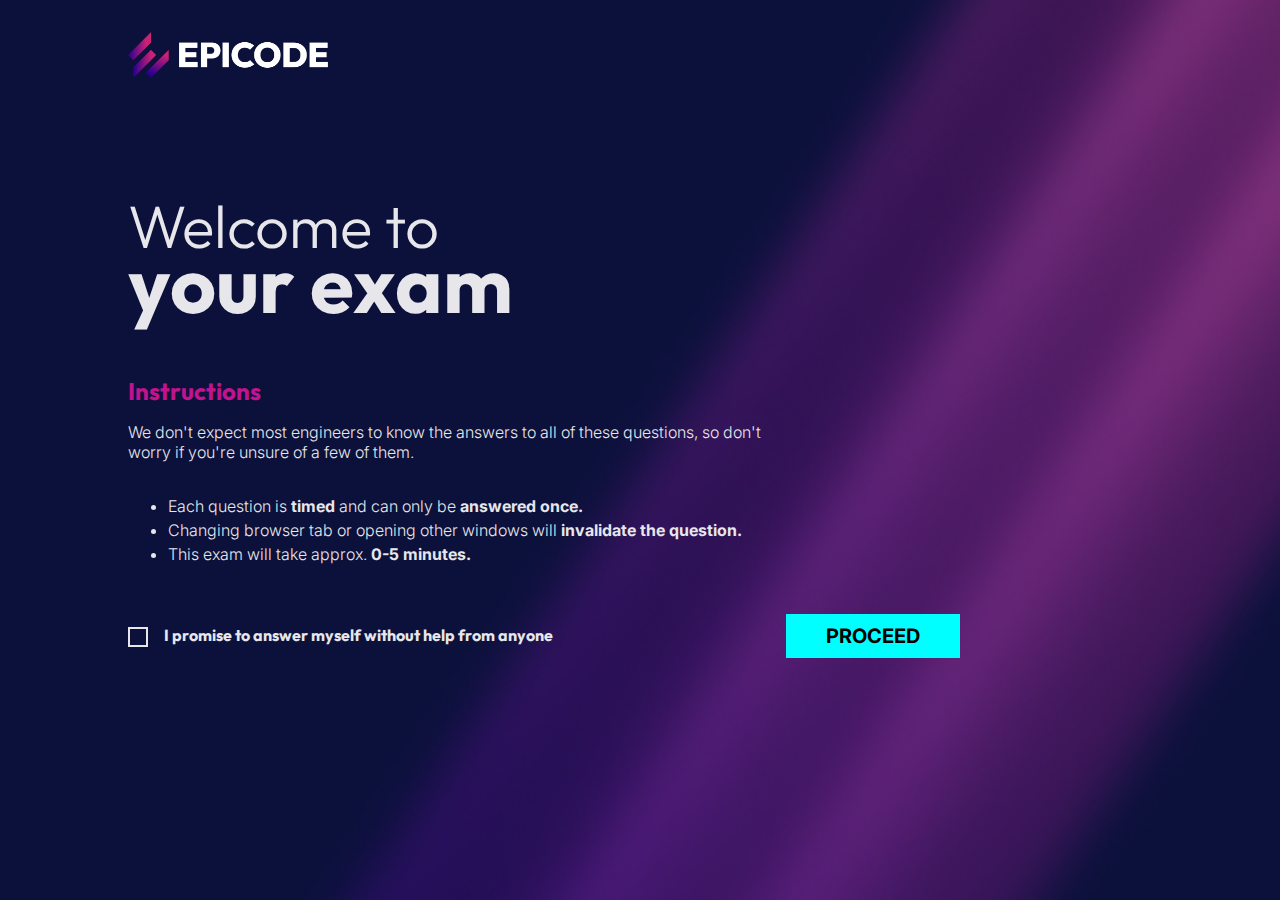
<file: index.htm>
<!DOCTYPE html>
<html lang="en">
  <head>
    <meta charset="UTF-8" />
    <meta http-equiv="X-UA-Compatible" content="IE=edge" />
    <meta name="viewport" content="width=device-width, initial-scale=1.0" />
    <title>Welcome to your exam</title>
    <link rel="stylesheet" href="globalstyle.css" />
  </head>
  <body>
    <div id="topcontainer">
      <div id="logo"><img id="epicode" src="./assets/epicode_logo.png" /></div>
      <h1 id="heading">
        Welcome to
        <span class="bold">your exam</span>
      </h1>
      <h2 id="instructions">Instructions</h2>
      <p>
        We don't expect most engineers to know the answers to all of these
        questions, so don't worry if you're unsure of a few of them.
      </p>
      <ul>
        <li>
          Each question is <span class="bold">timed</span> and can only be
          <span class="bold">answered once.</span>
        </li>
        <li>
          Changing browser tab or opening other windows will
          <span class="bold">invalidate the question.</span>
        </li>
        <li>
          This exam will take approx. <span class="bold">0-5 minutes.</span>
        </li>
      </ul>
    </div>
    <div id="info-container">
      <label id="collect-info">
        <input id="promise" type="checkbox" required autocomplete="off" />
        <span id="text" class="bold"
          >I promise to answer myself without help from anyone</span
        >
      </label>
      <a href="./benchmark/question.html"
        ><button id="proceed">PROCEED</button></a
      >
    </div>
    <script src="index.js"></script>
  </body>
</html>
</file>
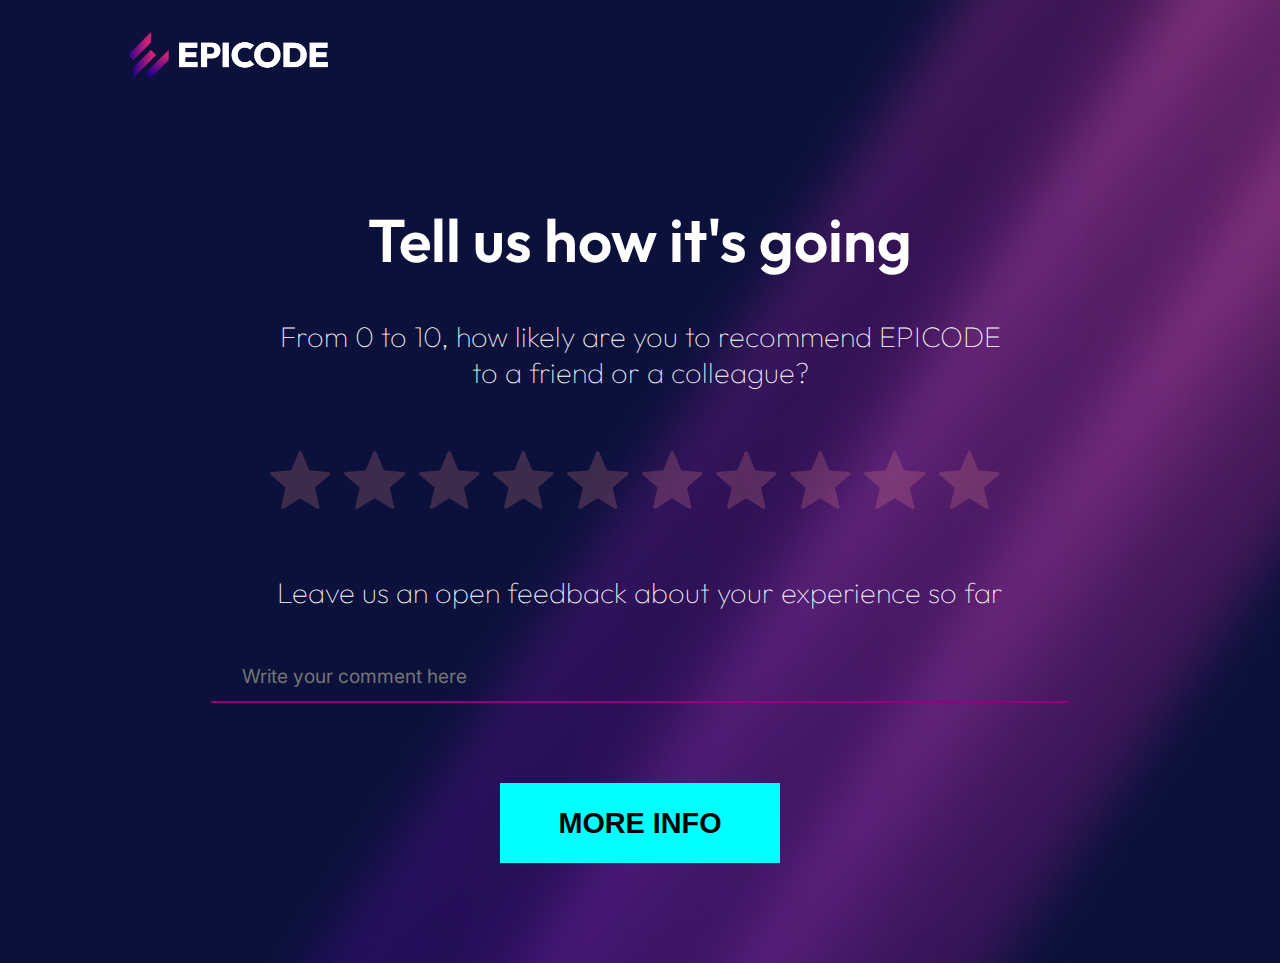
<file: feedback.html>
<!DOCTYPE html>
<html lang="en">
  <head>
    <meta charset="UTF-8" />
    <meta http-equiv="X-UA-Compatible" content="IE=edge" />
    <meta name="viewport" content="width=device-width, initial-scale=1.0" />
    <link rel="stylesheet" href="./feedback.css" />
    <title>Feedback</title>
  </head>
  <body>
    <div id="main-container">
      <div id="top-section">
        <div id="logo"><img src="./assets/epicode_logo.png" alt="" /></div>
      </div>

      <div id="bottom-section">
        <div id="title">Tell us how it's going</div>
        <div id="title-description">From 0 to 10, how likely are you to recommend EPICODE <br>
           to a friend or a colleague?</br></div>
        <div id="stars">
          <span class="inactive">
            <img src="./assets/star.svg" alt="" />
            <img src="./assets/star.svg" alt="" />
            <img src="./assets/star.svg" alt="" />
            <img src="./assets/star.svg" alt="" />
            <img src="./assets/star.svg" alt="" />
            <img src="./assets/star.svg" alt="" />
            <img src="./assets/star.svg" alt="" />
            <img src="./assets/star.svg" alt="" />
            <img src="./assets/star.svg" alt="" />
            <img src="./assets/star.svg" alt="" />
          </span>
        </div>
        <div id="feedback">Leave us an open feedback about your experience so far</div>
        <div id="form"><input type="form" placeholder="Write your comment here" /></div>
        <div id="button">
          <button>MORE INFO</button>
        </div>
      </div>
    </div>
  </body>
</html>
</file>
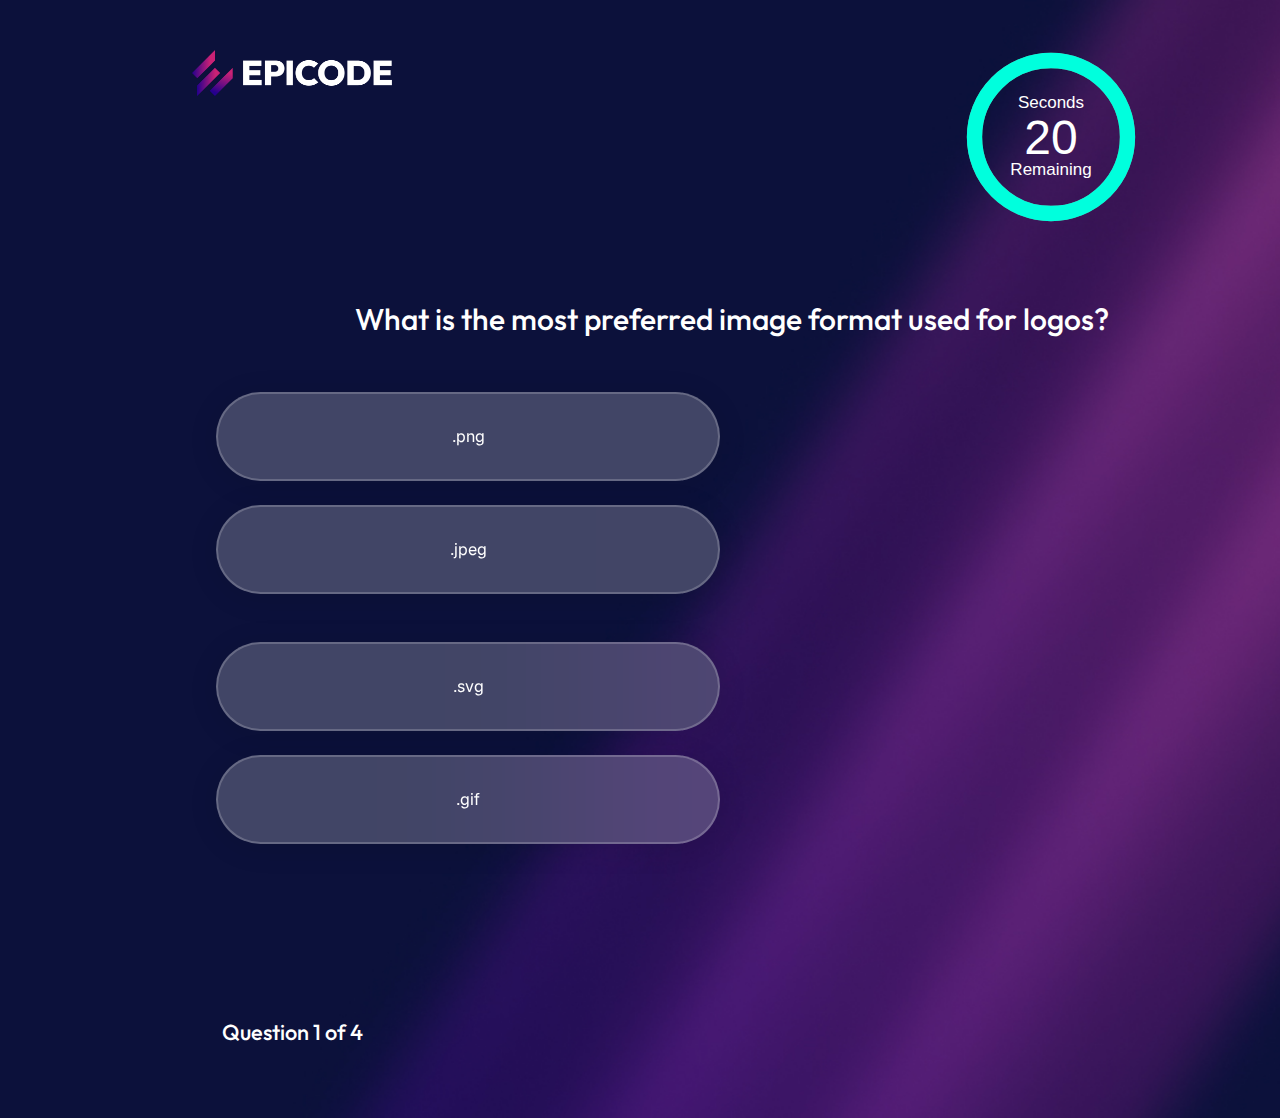
<file: question.html>
<!DOCTYPE html>
<html lang="en">
  <head>
    <meta charset="UTF-8" />
    <meta http-equiv="X-UA-Compatible" content="IE=edge" />
    <meta name="viewport" content="width=device-width, initial-scale=1.0" />
    <link rel="stylesheet" href="./question.css" />
    <link rel="stylesheet" href="./game.css" />
    <link rel="stylesheet" href="./timer.css" />
    <title>Questions</title>
  </head>
  <body>
    <div id="main-container">
      <div id="top-section">
        <div id="logo"><img src="./assets/epicode_logo.png" alt="" /></div>
        <div class="grid">
          <p class="base-timer__label" id="uppertext">Seconds</p>
          <p class="base-timer__label" id="bottomtext">Remaining</p>
          <div id="app"></div>
        </div>
      </div>
      <!--      EXPERIMENTS      -->
      <div id="game" class="justify-center flex-column">
        <center>
          <h1 id="question">What is the answer to this question?</h1>
        </center>
        <div id="top-line">
          <!-- top buttons -->
          <div class="choice-container">
            <p class="choice-text" data-number="1">Choice 1</p>
          </div>
          <div class="choice-container">
            <p class="choice-text" data-number="2">Choice 2</p>
          </div>
        </div>
        <div id="bottom-line">
          <!-- bottom buttons -->
          <div class="choice-container">
            <p class="choice-text" data-number="3">Choice 3</p>
          </div>
          <div class="choice-container">
            <p class="choice-text" data-number="4">Choice 4</p>
          </div>
        </div>
      </div>
      <div id="question-counter">
        <p id="progressText" class="hud-prefix">Question</p>
      </div>
    </div>
    <script src="./question.js"></script>
    <script src="./timer.js"></script>
  </body>
</html>
</file>
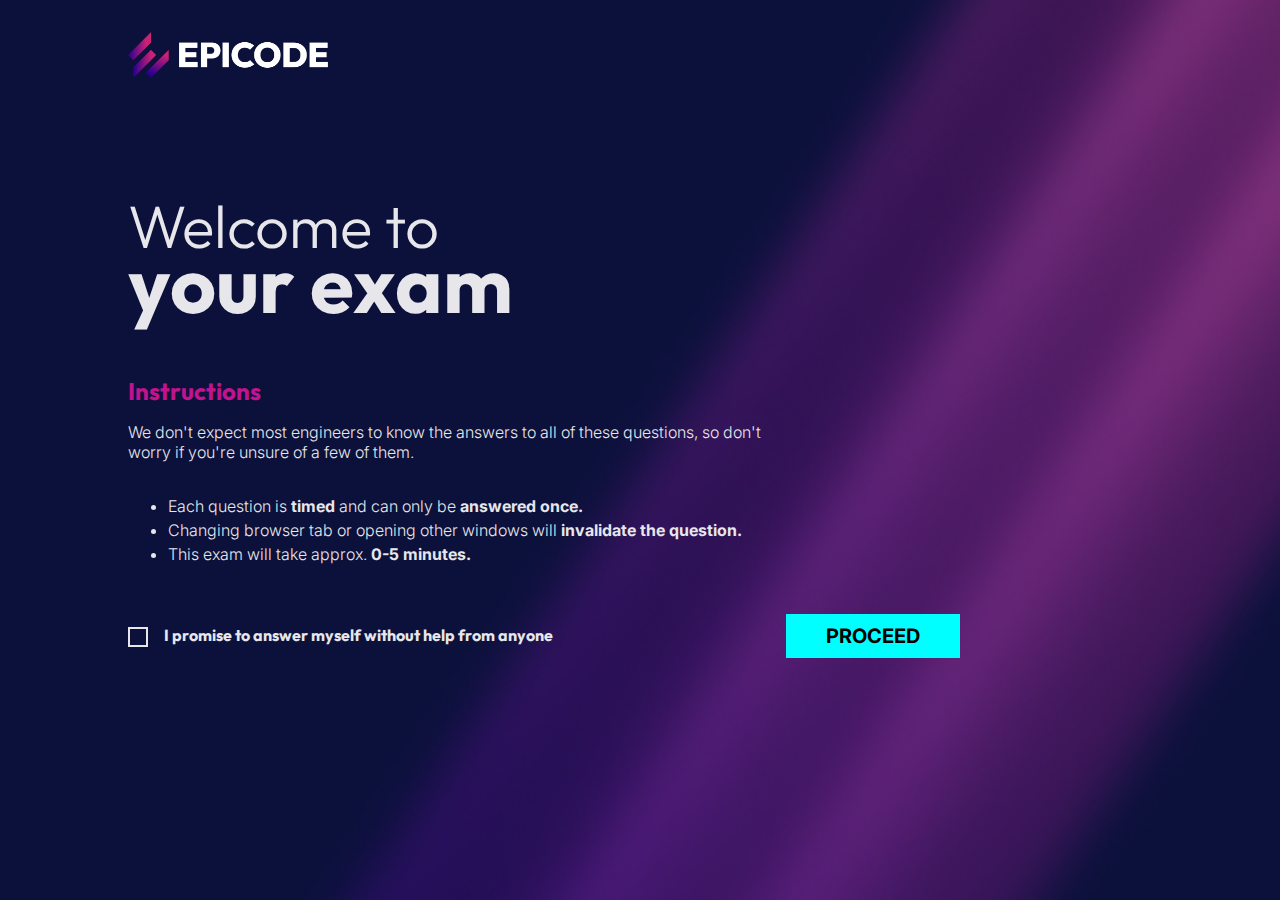
<file: welcome.html>
<!DOCTYPE html>
<html lang="en">
  <head>
    <meta charset="UTF-8" />
    <meta http-equiv="X-UA-Compatible" content="IE=edge" />
    <meta name="viewport" content="width=device-width, initial-scale=1.0" />
    <title>Welcome to your exam</title>
    <link rel="stylesheet" href="globalstyle.css" />
  </head>
  <body>
    <div id="topcontainer">
      <div id="logo"><img id="epicode" src="assets/epicode_logo.png" /></div>
      <h1 id="heading">
        Welcome to
        <span class="bold">your exam</span>
      </h1>
      <h2 id="instructions">Instructions</h2>
      <p>
        We don't expect most engineers to know the answers to all of these
        questions, so don't worry if you're unsure of a few of them.
      </p>
      <ul>
        <li>
          Each question is <span class="bold">timed</span> and can only be
          <span class="bold">answered once.</span>
        </li>
        <li>
          Changing browser tab or opening other windows will
          <span class="bold">invalidate the question.</span>
        </li>
        <li>
          This exam will take approx. <span class="bold">0-5 minutes.</span>
        </li>
      </ul>
    </div>
    <div id="info-container">
      <label id="collect-info">
        <input id="promise" type="checkbox" required autocomplete="off" />
        <span id="text" class="bold"
          >I promise to answer myself without help from anyone</span
        >
      </label>
      <a href="./question.html"><button id="proceed">PROCEED</button></a>
    </div>
    <script src="Welcome.js"></script>
  </body>
</html>
</file>
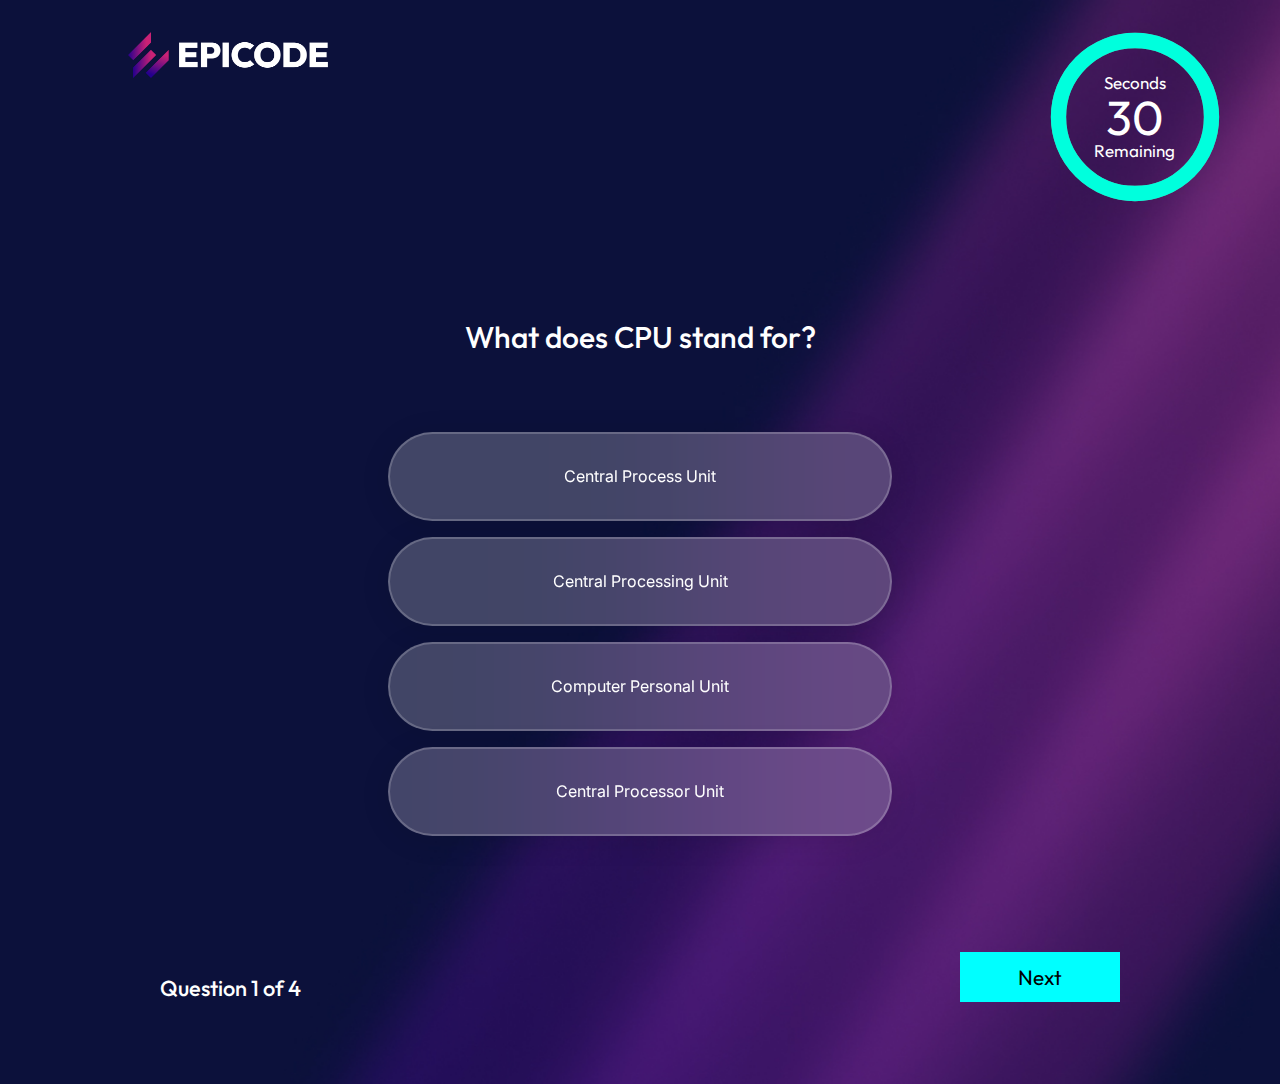
<file: benchmark/question.html>
<!DOCTYPE html>
<html lang="en">
  <head>
    <meta charset="UTF-8" />
    <meta http-equiv="X-UA-Compatible" content="IE=edge" />
    <meta name="viewport" content="width=device-width, initial-scale=1.0" />
    <link rel="stylesheet" href="../benchmark/question.css" />
    <link rel="stylesheet" href="../benchmark/game.css" />
    <link rel="stylesheet" href="../benchmark/timer.css" />
    <title>Questions</title>
  </head>
  <body>
    <div id="main-container">
      <div id="top-section">
        <img src="../assets/epicode_logo.png" alt="" />
        <div id="timer-box">
          <!--<div class="grid">-->
          <p class="base-timer__label" id="uppertext">Seconds</p>
          <p class="base-timer__label" id="bottomtext">Remaining</p>
          <!-- </div> -->
          <div id="app"></div>
        </div>
      </div>
      <!--      EXPERIMENTS      -->
      <div id="game" class="justify-center flex-column">
        <h1 id="question">What is the answer to this question?</h1>
        <div id="choice-box">
          <!-- top buttons -->
          <div class="choice-container">
            <p class="choice-text" data-number="1">Choice 1</p>
          </div>
          <div class="choice-container">
            <p class="choice-text" data-number="2">Choice 2</p>
          </div>
          <!-- bottom buttons -->
          <div class="choice-container">
            <p class="choice-text" data-number="3">Choice 3</p>
          </div>
          <div class="choice-container">
            <p class="choice-text" data-number="4">Choice 4</p>
          </div>
        </div>
      </div>
      <span>
        <div id="question-counter">
          <p id="progressText" class="hud-prefix">Question</p>
        </div>
        <div id="button-box">
          <div id="next-btn">
            <button id="next">Next</button>
          </div>
        </div>
      </span>
    </div>
    <script src="../benchmark/question.js"></script>
  </body>
</html>
</file>
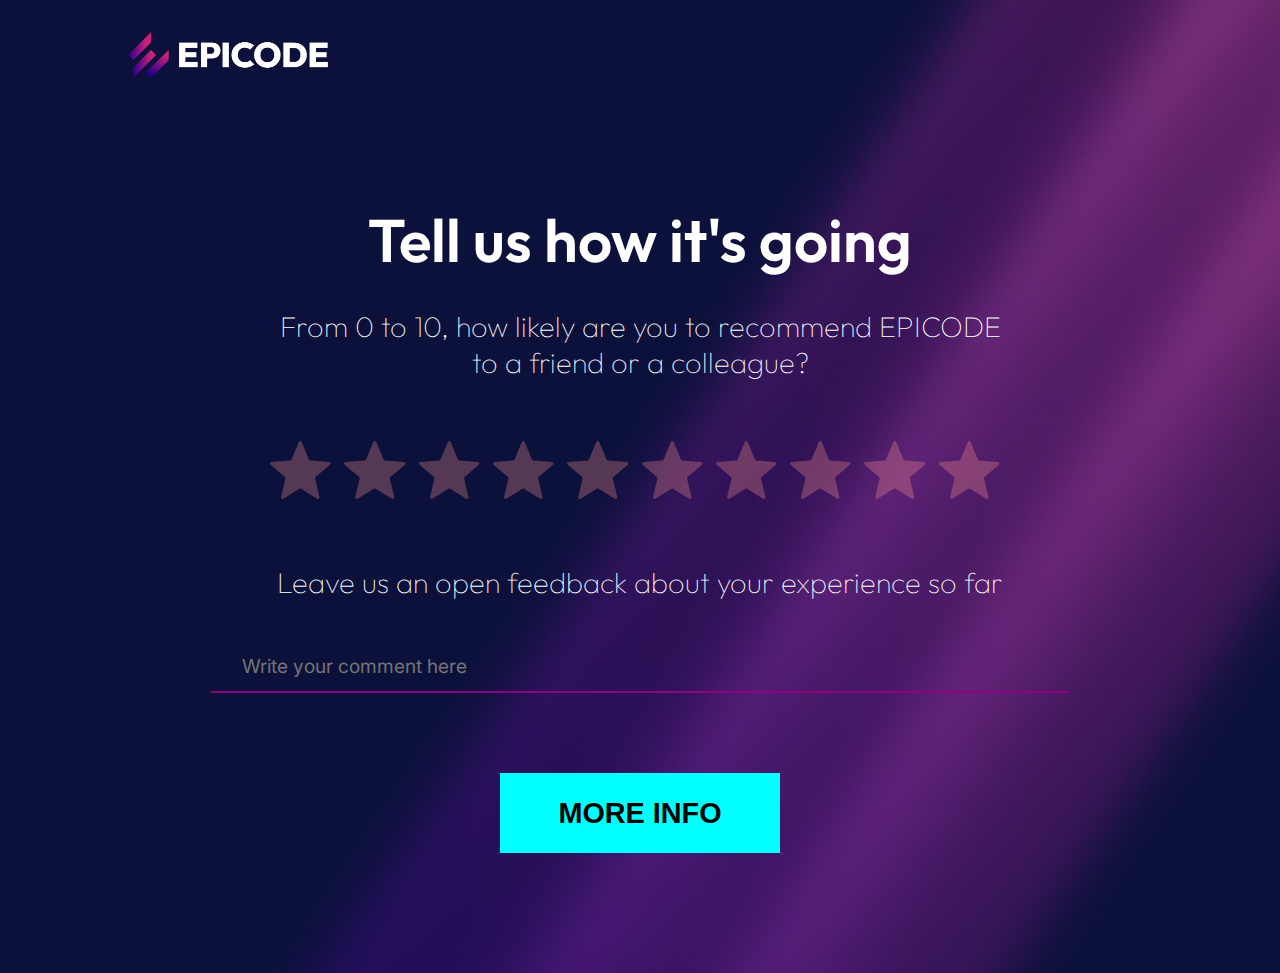
<file: feedback/feedback.html>
<!DOCTYPE html>
<html lang="en">
  <head>
    <meta charset="UTF-8" />
    <meta http-equiv="X-UA-Compatible" content="IE=edge" />
    <meta name="viewport" content="width=device-width, initial-scale=1.0" />
    <link rel="stylesheet" href="../feedback/feedback.css" />
    <title>Feedback</title>
  </head>
  <body>
    <div id="main-container">
      <div id="top-section">
        <div id="logo"><img src="../assets/epicode_logo.png" alt="" /></div>
      </div>

      <div id="bottom-section">
        <div id="title">Tell us how it's going</div>
        <div id="title-description">From 0 to 10, how likely are you to recommend EPICODE <br>
           to a friend or a colleague?</br></div>
        <div id="stars">
          <span class="rating">
            <img src="../assets/star.svg" class="ratings_stars  inactive-star" data-rating="1" />
            <img src="../assets/star.svg" class="ratings_stars  inactive-star" data-rating="2" />
            <img src="../assets/star.svg" class="ratings_stars  inactive-star" data-rating="3" />
            <img src="../assets/star.svg" class="ratings_stars  inactive-star" data-rating="4" />
            <img src="../assets/star.svg" class="ratings_stars  inactive-star" data-rating="5" />
            <img src="../assets/star.svg" class="ratings_stars  inactive-star" data-rating="6" />
            <img src="../assets/star.svg" class="ratings_stars  inactive-star" data-rating="7" />
            <img src="../assets/star.svg" class="ratings_stars  inactive-star" data-rating="8" />
            <img src="../assets/star.svg" class="ratings_stars  inactive-star" data-rating="9" />
            <img src="../assets/star.svg" class="ratings_stars  inactive-star" data-rating="10" />
          </span>
        </div>
        <div id="feedback">Leave us an open feedback about your experience so far</div>
        <div id="form"><input type="form" placeholder="Write your comment here" /></div>
        <div id="button">
          <button>MORE INFO</button>
        </div>
      </div>
    </div>
    <script src="../feedback/feedback.js"></script>
  </body>
</html>
</file>
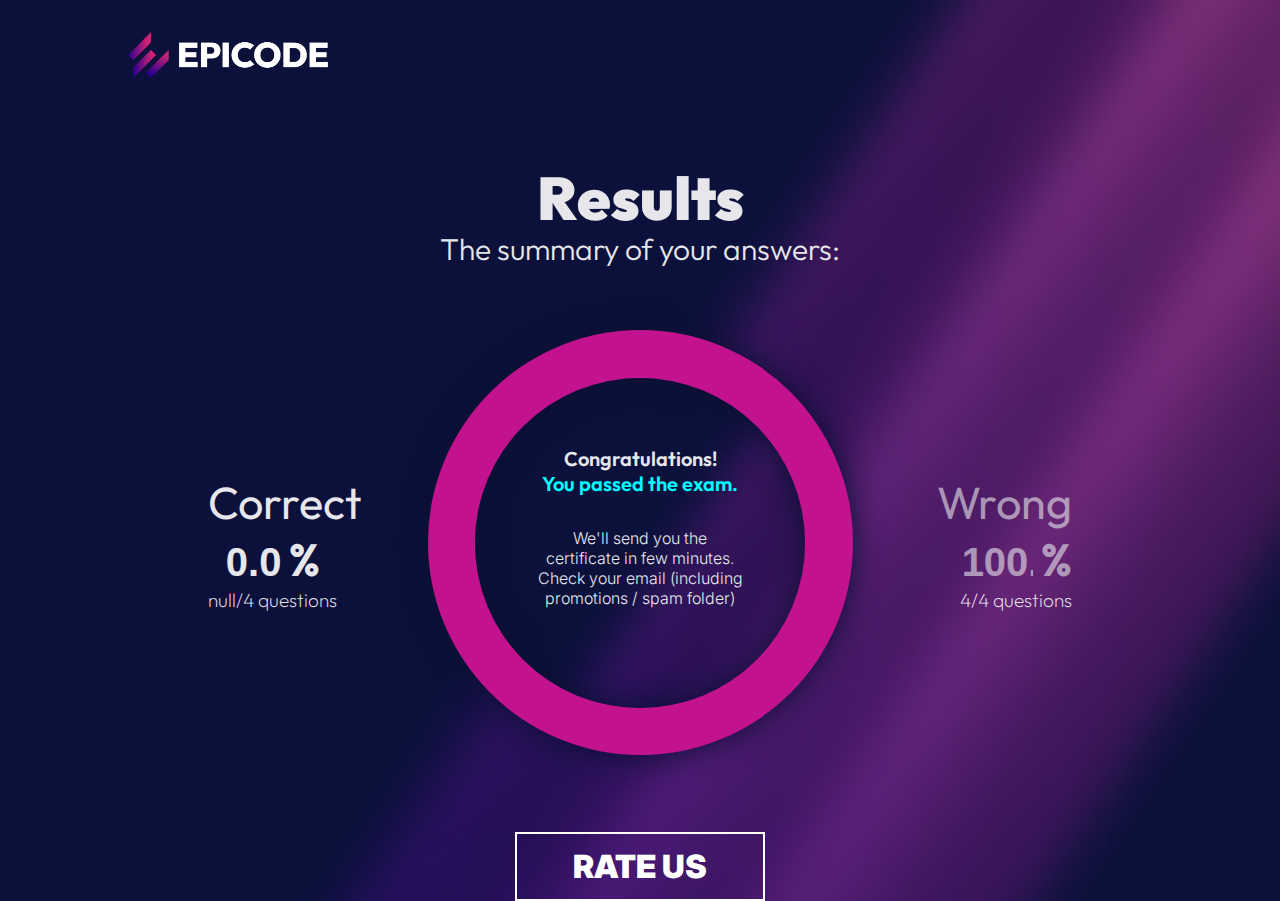
<file: results/results.html>
<!DOCTYPE html>
<html lang="en">
  <head>
    <meta charset="UTF-8" />
    <meta http-equiv="X-UA-Compatible" content="IE=edge" />
    <meta name="viewport" content="width=device-width, initial-scale=1.0" />
    <title>Results</title>
    <link rel="stylesheet" href="/globalstyle.css" />
  </head>
  <body>
    <div class="container">
      <div class="header">
        <img id="epicode" src="/assets/epicode_logo.png" />
      </div>
      <div class="toptext">
        <h1>Results</h1>
          <h3>The summary of your answers:</h3>
      </div>
      <div class="results">
        <div id="percentage1">
          <h2 class="correct">Correct<br /><input id='inputCorrect' class="percent-box" type="text" disabled/><strong>%</strong></h2>
          <h5 id="theseAreright" class="questiongotcorrect">4/6 questions</h5>
        </div>
        <div id="circle">
        </div>
        <div id="circle-filter">
          <h4>Congratulations!<br/>
            <span class="cyantext"> You passed the exam.</span></h4>
        <p>
          We'll send you the certificate in few minutes.<br />Check your email
          (including promotions / spam folder)
        </p>
        </div>
        <div id="percentage2">
          <h2 class="wrong">Wrong<br /><input id="inputWrong" class="percent-box" type="text" disabled/><strong>%</strong></h2>
          <h5 id="theseAreWrong" class="questionsgotwrong">2/6 questions</></h5>
        </div>
      </div>
      <div id="aligning">
        <a href="../feedback/feedback.html"><button class="btn"><strong>RATE US</strong></button></a>
      </div>
    </div>
    <script src="results.js"></script>
  </body>
</html>
</file>
<file: globalstyle.css>
/* ATTENTION! The following styling is used on all pages*/
@import url("https://fonts.googleapis.com/css2?family=Inter:wght@100;200;300;400;700;900&family=Outfit:wght@100;200;300;400;700&display=swap");
@media only screen and (max-width: 600px) {
}

html {
  background-image: url(/assets/bg.jpg);
  background-repeat: no-repeat;
  background-size: cover;
  margin: 0;
  height: 100%;
}

body {
  font-family: Outfit;
  color: #e7e7eb;
  width: 100%;

  margin: 0;
}

#epicode {
  width: 200px;
  margin-top: 2em;
  margin-bottom: 1em;
}

/*ATTENTION!!! The following styling is used on the Welcome Page*/

#topcontainer {
  margin-left: 10%;
  width: 51%;
}

#heading {
  font-weight: 300;
  font-size: 60px;
  text-align: left;
  margin-top: 1.5em;
  margin-bottom: 1.2em;
}
#heading span {
  display: block;
  line-height: 0.5;
  font-size: 60pt;
}
.bold {
  font-weight: 700;
}

#instructions {
  color: #c2128d;
  margin: 0;
  font-size: 24px;
}
p {
  font-family: inter;
  font-weight: 300;
  font-size: 16px;
  margin-top: 1em;
  margin-bottom: 2em;
}
ul {
  font-family: inter;
  font-weight: 300;
  font-size: 16px;
  line-height: 1.5;
  margin-bottom: 3em;
}
#info-container {
  width: 65%;
  margin-left: 10%;
  display: flex;
  justify-content: space-between;
  align-items: center;
  position: relative;
  margin-bottom: 3em;
}

button {
  background-color: #00ffff;
  border: none;
  padding: 0.5em 2em 0.5em 2em;
  font-weight: 700;
  font-size: 20px;
  font-family: inter;
}

/* I think that the button has a box shadow after the box is checked... for now, it's on hover*/
/*I don't think that I need this now that JS is in place
button:hover {
  box-shadow: #00ffff 0px 0px 30px;
  color: #0a294f;
}*/

.glow {
  box-shadow: #00ffff 0px 0px 30px;
  color: #0b2e5a;
  transition: box-shadow 0.2s ease-in-out;
}
/*trying to style the checkbox...*/
.text {
  font-family: inter;
  font-size: 16px;
  display: inline-block;
}
label > input[type="checkbox"] {
  position: absolute;
  visibility: hidden;
  left: -5px;
  top: 12px;
  cursor: pointer;
  height: 1.4rem;
  width: 1.4rem;
}
label > input[type="checkbox"] + *::before {
  content: "";
  display: inline-block;
  vertical-align: middle;
  margin-right: 1em;
  width: 0.8rem;
  height: 0.8rem;
  padding: 0.1rem;
  border: solid 1.5pt #e7e7eb;
}

label > input[type="checkbox"]:checked + *::before {
  background-color: #e7e7eb;
  color: white;
  text-align: center;
  padding: 0.1rem;
}

/*ATTENTION!!! The following styling is used on the results page*/

.container {
  width: 80%;
  margin-left: auto;
  margin-right: auto;
}
.toptext {
  text-align: center;
  line-height: 1px;
  margin-bottom: 2em;
}

h1 {
  font-weight: 900;
  font-size: 60px;
  margin-top: 100px;
}

h3 {
  font-weight: 300;
  font-size: 30px;
  margin-block-end: 80px;
  margin-block-start: 50px;
}

/*this was already written... I am tweaking*/

.results {
  position: relative;
  font-size: 30px;
  display: flex;
  justify-content: center;
  align-items: center;
  margin-block: 1.5em;
}

.percent-box {
  background-color: transparent;
  color: #e7e7eb;
  border: none;
  font-size: 30pt;
  font-weight: bold;
  width: 35%;
  text-align: right;
  padding-right: 0.2em;
}

#percentage1 {
  padding-right: 0.5em;
  display: flex;
  align-items: center;
  flex-wrap: wrap;
  justify-content: left;
  width: 20%;
}
#percentage2 {
  padding-left: 0.5em;
  display: flex;
  align-items: center;
  flex-wrap: wrap;
  justify-content: right;
  width: 20%;
}
.correct {
  font-weight: 400;
  display: inline-block;
  text-align: left;
}
.wrong {
  font-weight: 400;
  display: inline-block;
  opacity: 0.6;
  text-align: right;
}

#circle {
  transform: scaleX(-1);
  display: flex;
  justify-content: center;
  align-items: center;
  position: relative;
  border-radius: 50%;
  width: 425px;
  height: 425px;
  /* background-image: conic-gradient(#c2128d 33.3%, #00ffff 33.3%);*/
  box-shadow: #0a0f31 0px 0px 30px;
  animation: rotate 1s ease-in-out 0.3s;
}

@keyframes rotate {
  from {
    transform: rotate(0deg);
  }
  to {
    transform: rotate(450deg);
  }
}

#circle-filter {
  position: absolute;
  background-image: url(/assets/bg.jpg);
  background-position: 720px;
  border-radius: 50%;
  width: 210px;
  height: 210px;
  display: flex;
  justify-content: center;
  align-items: center;
  flex-wrap: wrap;
  padding: 2em;
  text-align: center;
  box-shadow: inset #0a0f31 0px 0px 30px;
}

.cyantext {
  color: cyan;
}
.results h4 {
  text-align: center;
  font-weight: 600;
  padding: 0;
  margin: 0;
  font-size: 20px;
}

.results p {
  font-family: "Inter", sans-serif;
  font-size: 16px;
  font-weight: 300;
}

.btn {
  font-size: 2rem;
  padding: 0.8rem 3.5rem;
  text-decoration: none;
  color: rgb(255, 255, 255);
  background: transparent;
  border: 2px solid white;
  transition: 0.5s;
  position: relative;
  margin-top: 1em;
}
.btn:hover {
  cursor: pointer;
  box-shadow: 0 0.4rem 1.4rem 0 #07d6dd91;
  transition: transform 150ms;
  transform: scale(1.02);
  transition: 0.5s;
}
.results h2 {
  margin: 0;
  padding: 0;
}
.questiongotcorrect {
  font-size: 19px;
  font-weight: 200;
  text-align: left;
  margin: 0;
  padding: 0;
}
.questionsgotwrong {
  font-size: 19px;
  font-weight: 200;
  text-align: right;
  margin: 0;
  padding: 0;
}
#percentages {
  position: relative;
  top: 5rem;
}
#aligning {
  display: flex;
  align-items: center;
  justify-content: center;
}
</file>
<file: feedback.css>
@import url("https://fonts.googleapis.com/css2?family=Inter:wght@300;400&family=Outfit:wght@200;400;600&display=swap");

body {
  background-color: antiquewhite;
  margin: 0;
  background-image: url(./assets/bg.jpg);
  background-size: cover;
  font-family: "Outfit", sans-serif;
  /* font-family: "Inter", sans-serif; */
}
#main-container {
  margin-inline: auto;
  max-width: 80%;
}

#top-section {
  width: 100%;
  margin-top: 2em;
}
#top-section img {
  width: 200px;
  margin-inline: auto;
}

#bottom-section {
  color: white;
  margin-inline: auto;
  width: 900px;
  text-align: center;
  margin-block: 100px;
  margin-block-start: 120px;
}

#title {
  font-size: 60px;
  font-weight: 600;
  margin-block-end: 40px;
}
#title-description {
  font-size: 1.8em;
  margin-block-end: 30px;
  width: 815px;
  margin-inline: auto;
  font-weight: 100;
}

#stars {
  margin-block: 60px;
  margin-inline: auto;
}

#feedback {
  font-size: 1.8em;
  margin-block: 50px;
  margin-inline: auto;
  font-weight: 100;
  text-align: center;
}

input {
  width: 825px;
  margin-block-end: 40px;
  background: none;
  border: none;
  border-bottom: solid 2px #900080;
  height: 30px;
  outline: none;
  color: white;
  font-size: 1.2em;
  padding-inline-start: 31px;
  padding-block-end: 10px;
  font-family: "Inter", sans-serif;
}

#button button {
  width: 280px;
  height: 80px;
  font-size: 1.8em;
  border-radius: 0px;
  outline: none;
  border: none;
  background-color: #00ffff;
  margin-block-start: 40px;
  font-weight: 900;
  cursor: pointer;
}

#form {
  width: 890px;
  margin-inline: auto;
}

.inactive img {
  filter: hue-rotate(182deg) opacity(0.2);
}

.inactive img:hover {
  filter: hue-rotate(0deg) opacity(1);
  transition: 0.3s;
}
.inactive img:active {
  filter: hue-rotate(0deg) opacity(1);
}

#stars img {
  height: 60px;
  margin-right: 10px;
  cursor: pointer;
}

#button button:hover {
  box-shadow: 0px 0px 30px cyan;
  transition: 1s;
}
</file>
<file: question.css>
@import url("https://fonts.googleapis.com/css2?family=Inter:wght@300;400&family=Outfit:wght@200;400;600&display=swap");
body {
  margin: 0;
  background-image: url(./assets/bg.jpg);
  background-size: cover;
  font-family: "Outfit", sans-serif;
  /* font-family: "Inter", sans-serif; */
}

#main-container {
  margin-inline: auto;
  max-width: 70%;
  margin-block: 3.125em;
}

#top-section img {
  width: 200px;
  margin-inline: auto;
}

#top-section {
  margin-inline: auto;
  width: 100%;
}

#timer {
  position: relative;
  left: 88%;
  border: solid 15px aqua;
  width: 100px;
  text-align: center;
  height: 100px;
  top: -50px;
  border-radius: 50%;
  display: inline-block;
}
h1 {
  font-size: 30px;
  font-weight: 500;
  width: 70%;
}

center {
  width: 1080px;
  margin-inline: auto;
  margin-block: 30px;
}

#answers-options {
  margin-inline: auto;
  width: 100%;
  margin-block-start: 50px;
}

#question-title {
  font-size: 4.4em;
  margin-block-end: 50px;
  margin-block-start: 60px;
  width: 801px;
  margin-inline: auto;
  font-family: "Outfit", sans-serif;
}

.options {
  width: 500px;
  height: 90px;
  /* border-radius: 50px; */
  text-align: center;
  font-size: 1.2em;
  /* border: solid 1px white; */
  /* background: transparent; */
  /* opacity: 0.4; */
  color: white;
  margin-inline: 20px;
  background: rgba(255, 255, 255, 0.22);
  border-radius: 70px;
  box-shadow: 0 4px 30px rgb(0 0 0 / 10%);
  backdrop-filter: blur(100px);
  -webkit-backdrop-filter: blur(11.3px);
  border: 2px solid rgba(255, 255, 255, 0.2);
  margin-inline-start: 0;
  cursor: pointer;
  font-family: "Inter", sans-serif;
}

#option1 {
  margin-block-end: 40px;
}
#option2 {
  margin-inline-end: 0;
  margin-block-end: 40px;
}
#option4 {
  margin-inline-end: 0;
}

#top-line {
  display: inline-block;
  /* margin: 37px; */
}
#bottom-line {
  display: inline-block;
  /* margin: 37px; */
}

#question-counter {
  margin-inline: auto;
  margin-block-start: 150px;
  margin-block-end: 20px;
  font-size: 1.7em;
  font-weight: 600;
}

#next-btn {
  position: relative;
  left: 57em;
  bottom: 4em;
  width: 160px;
  height: 50px;
}
#next {
  width: 100%;
  height: 100%;
  background-color: aqua;
  font-family: inherit;
  font-size: 1.3em;
  border: none;
  cursor: pointer;
}

#light {
  font-weight: 100;
}

#bold {
  font-weight: bold;
}
.total-question {
  color: #d20094;
}

.choice-container:hover {
  background: linear-gradient(0deg, #900080, #d20094);
  /* transition: 3s; */
}
.options:active {
  background: linear-gradient(0deg, #900080, #d20094);
  transition: 3s;
}

/*                CSS FOR TIM'S JS FUNCTIONALITY            */
</file>
<file: game.css>
body {
  color: #fff;
  display: flex;
  align-items: center;
}
.choice-container {
  width: 500px;
  height: 85px;
  /* border-radius: 50px; */
  text-align: center;
  font-size: 16px;
  /* border: solid 1px white; */
  /* background: transparent; */
  /* opacity: 0.4; */
  color: white;
  margin-inline: 20px;
  background: rgba(255, 255, 255, 0.22);
  border-radius: 70px;
  box-shadow: 0 4px 30px rgb(0 0 0 / 10%);
  backdrop-filter: blur(100px);
  -webkit-backdrop-filter: blur(11.3px);
  border: 2px solid rgba(255, 255, 255, 0.2);
  margin-inline-start: 0;
  cursor: pointer;
  font-family: "Inter", sans-serif;
  margin: 1.5rem;
}
.choice-text {
  padding: 1rem;
  text-align: center;
}
#hud {
  display: flex;
  justify-content: space-between;
}
.hud-prefix {
  text-align: left;
  font-size: 0.8em;
  font-weight: 500;
  margin-inline-start: 30px;
}
.hud-main-text {
  text-align: center;
}
</file>
<file: timer.css>
.grid {
  font-family: sans-serif;
  display: flex;
  align-items: right;
  justify-content: right;
  position: relative;
  left: 3rem;
  bottom: 3rem;
}

.base-timer {
  position: relative;
  width: 170px;
  height: 170px;
}

.base-timer__svg {
  transform: scaleX(-1);
}

.base-timer__circle {
  fill: none;
  stroke: none;
}

.base-timer__path-elapsed {
  stroke-width: 9px;
  stroke: grey;
}

.base-timer__path-remaining {
  stroke-width: 9px;
  transform: rotate(90deg);
  transform-origin: center;
  transition: 1s linear all;
  fill-rule: nonzero;
  stroke: currentColor;
}

.base-timer__path-remaining.green {
  color: rgb(0, 255, 221);
}

.base-timer__path-remaining.orange {
  color: rgb(0, 255, 242);
}

.base-timer__path-remaining.red {
  color: cyan;
}

.base-timer__label {
  position: absolute;
  width: 170px;
  height: 170px;
  top: 0;
  display: flex;
  align-items: center;
  justify-content: center;
  font-size: 48px;
}

#uppertext {
  font-size: 17px;
  top: -3.2rem;
}
#bottomtext {
  font-size: 17px;
  top: 1rem;
}
</file>
<file: benchmark/question.css>
@import url("https://fonts.googleapis.com/css2?family=Inter:wght@300;400&family=Outfit:wght@200;400;600&display=swap");
html {
  margin: 0;
  width: 100vw;
}
body {
  margin: 0;
  background-image: url(../assets/bg.jpg);
  background-size: cover;
  font-family: "Outfit", sans-serif;
  width: 100%;
  /* font-family: "Inter", sans-serif; */
}

#main-container {
  margin-left: auto;
  margin-right: auto;
  max-width: 80%;
}

#top-section img {
  width: 200px;
}

#top-section {
  display: flex;
  justify-content: space-between;
  margin-inline: auto;
  width: 100%;
  margin-top: 2em;
}
#timer-box {
  position: relative;
  margin-right: 10%;
}
#app {
  position: absolute;
  top: 0;
  left: 0;
}

#timer {
  position: relative;
  left: 88%;
  border: solid 15px aqua;
  width: 100px;
  text-align: center;
  height: 100px;
  top: -50px;
  border-radius: 50%;
  display: inline-block;
}

#game {
  margin-top: 15em;
  width: 100%;
}

h1 {
  font-size: 30px;
  font-weight: 500;
  width: 100%;
  text-align: center;
}

center {
  width: 1080px;
  margin-inline: auto;
  margin-block: 30px;
}

#answers-options {
  margin-inline: auto;
  width: 100%;
  margin-block-start: 50px;
}

#question-title {
  font-size: 4.4em;
  margin-block-end: 50px;
  margin-block-start: 60px;
  width: 801px;
  margin-inline: auto;
  font-family: "Outfit", sans-serif;
}

#option1 {
  margin-block-end: 40px;
}
#option2 {
  margin-inline-end: 0;
  margin-block-end: 40px;
}
#option4 {
  margin-inline-end: 0;
}

#choice-box {
  padding: 3em;
  display: flex;
  flex-wrap: wrap;
  justify-content: space-around;
}
span {
  width: 100%;
  display: flex;
  justify-content: space-between;
  margin-block: 60px;
}
#question-counter {
  display: flex;
  justify-content: left;
  margin-left: 2rem;
  width: 30%;
  font-size: 1.7em;
  font-weight: 600;
}

#button-box {
  margin-right: 2rem;
  display: flex;
  justify-content: right;
  width: 30%;
}

#next-btn {
  width: 160px;
  height: 50px;
}
#next {
  width: 100%;
  height: 100%;
  background-color: aqua;
  font-family: inherit;
  font-size: 1.3em;
  border: none;
  cursor: pointer;
}

#light {
  font-weight: 100;
}

#bold {
  font-weight: bold;
}
.total-question {
  color: #d20094;
}

.choice-container:hover {
  background: linear-gradient(0deg, #900080, #d20094);
  /* transition: 3s; */
}
.options:active {
  background: linear-gradient(0deg, #900080, #d20094);
  transition: 3s;
}

/*                CSS FOR TIM'S JS FUNCTIONALITY            */
</file>
<file: benchmark/game.css>
body {
  color: #fff;
  display: flex;
  align-items: center;
}
.choice-container {
  width: 500px;
  height: 85px;
  /* border-radius: 50px; */
  text-align: center;
  font-size: 16px;
  /* border: solid 1px white; */
  /* background: transparent; */
  /* opacity: 0.4; */
  color: white;
  background: rgba(255, 255, 255, 0.22);
  border-radius: 70px;
  box-shadow: 0 4px 30px rgb(0 0 0 / 10%);
  backdrop-filter: blur(100px);
  -webkit-backdrop-filter: blur(11.3px);
  border: 2px solid rgba(255, 255, 255, 0.2);
  margin-inline-start: 0;
  cursor: pointer;
  font-family: "Inter", sans-serif;
  margin: 0.5rem;
}
.choice-text {
  padding: 1rem;
  text-align: center;
}
#hud {
  display: flex;
  justify-content: space-between;
}
.hud-prefix {
  font-size: 0.8em;
  font-weight: 500;
}
.hud-main-text {
  text-align: center;
}
</file>
<file: benchmark/timer.css>
.grid {
  font-family: sans-serif;
  display: flex;
  align-items: right;
  justify-content: right;
  position: relative;
  left: 3rem;
  bottom: 3rem;
}

.base-timer {
  position: relative;
  width: 170px;
  height: 170px;
}

.base-timer__svg {
  transform: scaleX(-1);
}

.base-timer__circle {
  fill: none;
  stroke: none;
}

.base-timer__path-elapsed {
  stroke-width: 9px;
  stroke: grey;
}

.base-timer__path-remaining {
  stroke-width: 9px;
  transform: rotate(90deg);
  transform-origin: center;
  transition: 0.75s linear all;
  fill-rule: nonzero;
  stroke: currentColor;
}

.base-timer__path-remaining.green {
  color: rgb(0, 255, 221);
}

.base-timer__path-remaining.orange {
  color: rgb(0, 255, 242);
}

.base-timer__path-remaining.red {
  color: cyan;
}

.base-timer__label {
  position: absolute;
  width: 170px;
  height: 170px;
  top: -60px;
  display: flex;
  align-items: center;
  justify-content: center;
  font-size: 48px;
}

#uppertext {
  font-size: 17px;
  top: -3.2rem;
}
#bottomtext {
  font-size: 17px;
  top: 1rem;
}
</file>
<file: feedback/feedback.css>
@import url("https://fonts.googleapis.com/css2?family=Inter:wght@300;400&family=Outfit:wght@200;400;600&display=swap");

body {
  background-color: antiquewhite;
  margin: 0;
  background-image: url(../assets/bg.jpg);
  background-size: cover;
  font-family: "Outfit", sans-serif;
  /* font-family: "Inter", sans-serif; */
}
#main-container {
  margin-inline: auto;
  max-width: 80%;
}

#top-section {
  width: 100%;
  margin-top: 2em;
}
#top-section img {
  width: 200px;
  margin-inline: auto;
}

#bottom-section {
  color: white;
  margin-inline: auto;
  width: 100%;
  text-align: center;
  margin-block: 120px;
}

#title {
  font-size: 60px;
  font-weight: 600;
}
#title-description {
  font-size: 1.8em;
  margin-block: 30px;
  width: 815px;
  margin-inline: auto;
  font-weight: 100;
}

#stars {
  margin-block: 60px;
  margin-inline: auto;
}

#feedback {
  font-size: 1.8em;
  margin-block: 50px;
  margin-inline: auto;
  font-weight: 100;
  text-align: center;
}

input {
  width: 825px;
  margin-block-end: 40px;
  background: none;
  border: none;
  border-bottom: solid 2px #900080;
  height: 30px;
  outline: none;
  color: white;
  font-size: 1.2em;
  padding-inline-start: 31px;
  padding-block-end: 10px;
  font-family: "Inter", sans-serif;
}

#button button {
  width: 280px;
  height: 80px;
  font-size: 1.8em;
  border-radius: 0px;
  outline: none;
  border: none;
  background-color: #00ffff;
  margin-block-start: 40px;
  font-weight: 900;
  cursor: pointer;
}

#form {
  width: 890px;
  margin-inline: auto;
}

.inactive-star {
  filter: brightness(0.1);
  cursor: pointer;
  filter: hue-rotate(182deg) opacity(0.3);
}

.inactive-star:hover {
  filter: brightness(1);
}

.inactive-star.selected {
  filter: brightness(1);
}

#stars img {
  height: 60px;
  margin-right: 10px;
  cursor: pointer;
}

#button button:hover {
  box-shadow: 0px 0px 30px cyan;
  transition: 1s;
}
</file>
